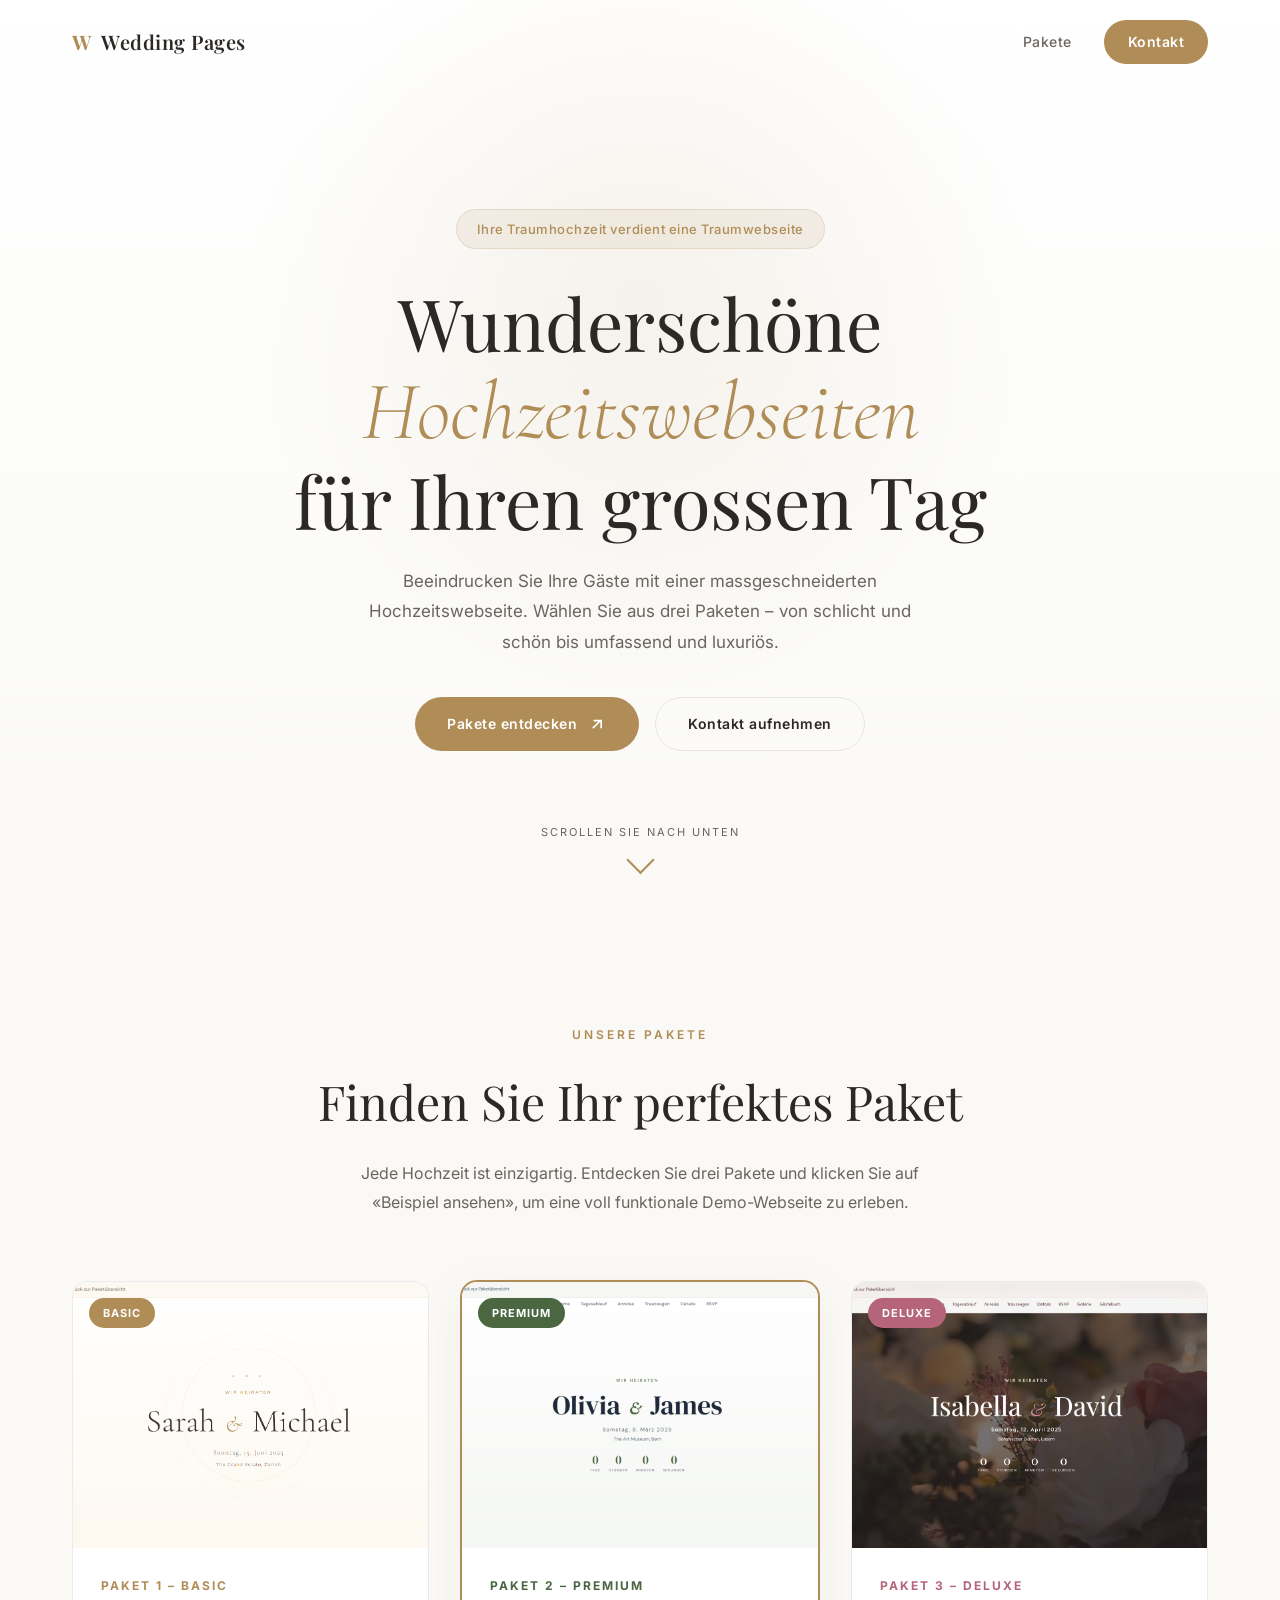
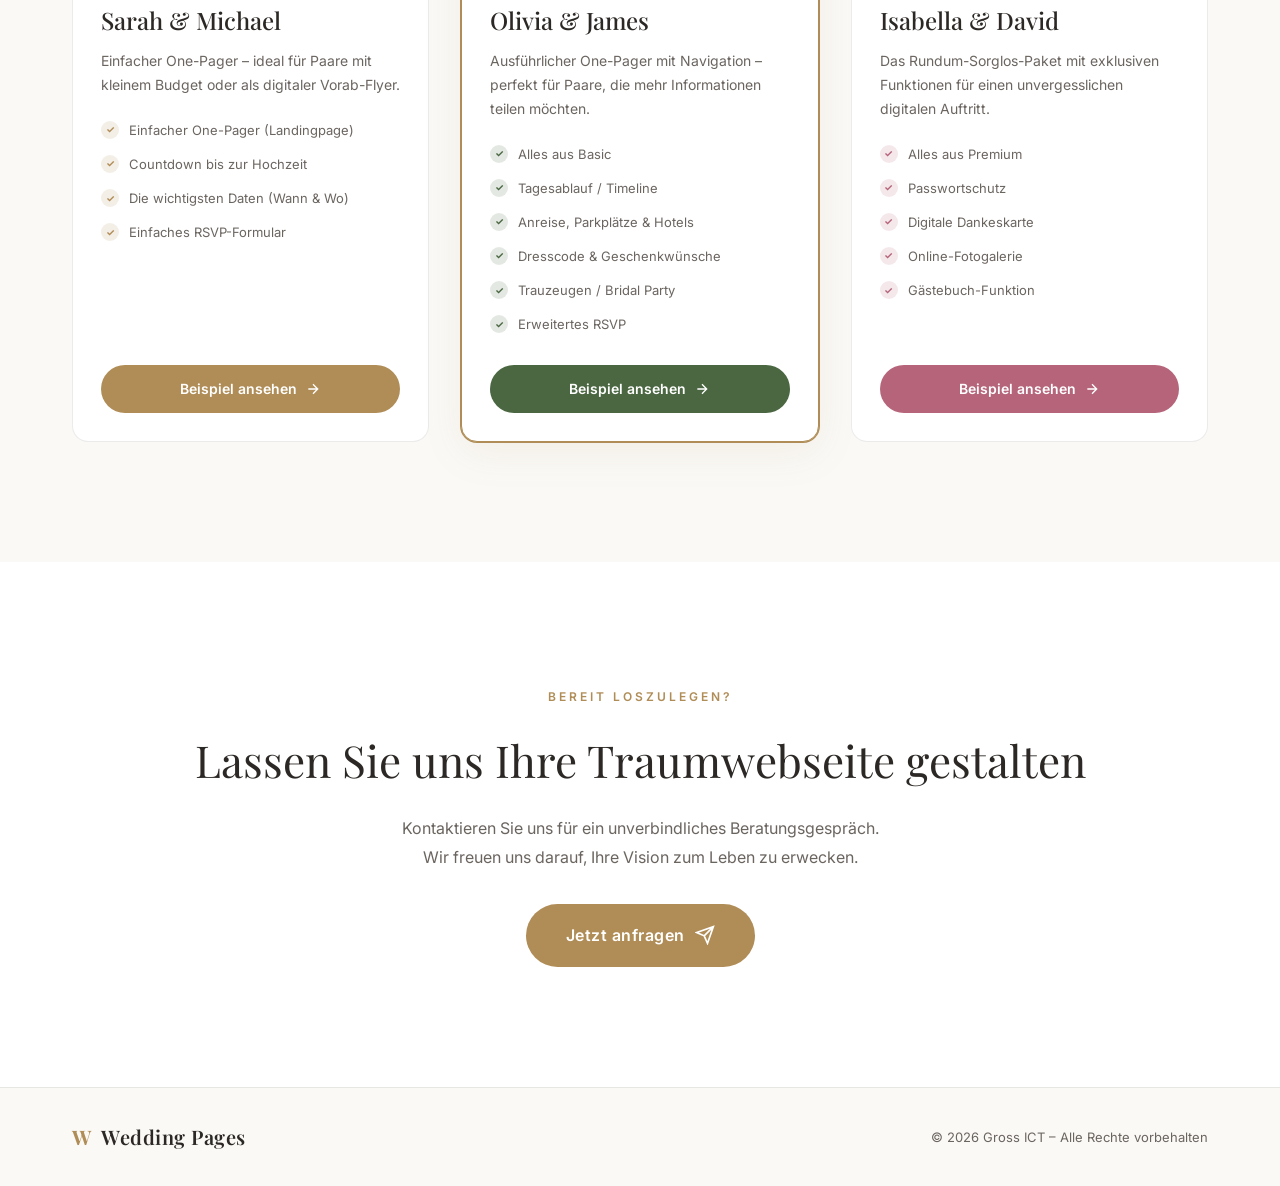
<file: index.html>
<!DOCTYPE html>
<html lang="de">
<head>
    <meta charset="UTF-8">
    <meta name="viewport" content="width=device-width, initial-scale=1.0">
    <title>Wedding Pages – Ihre persönliche Hochzeitswebseite</title>
    <meta name="description" content="Entdecken Sie unsere Hochzeitswebseiten-Pakete. Basic, Premium oder Deluxe – finden Sie die perfekte Webseite für Ihren grossen Tag.">
    <link rel="icon" type="image/png" href="images/favicon-main.png">
    <link rel="preconnect" href="https://fonts.googleapis.com">
    <link rel="preconnect" href="https://fonts.gstatic.com" crossorigin>
    <link href="https://fonts.googleapis.com/css2?family=Cormorant+Garamond:ital,wght@0,300;0,400;0,500;0,600;0,700;1,300;1,400;1,500&family=Inter:wght@300;400;500;600&family=Playfair+Display:ital,wght@0,400;0,500;0,600;0,700;1,400;1,500&display=swap" rel="stylesheet">
    <link rel="stylesheet" href="styles.css">
</head>
<body>
    <!-- Navigation -->
    <nav class="main-nav" id="mainNav">
        <div class="nav-container">
            <a href="#" class="nav-logo">
                <span class="logo-icon">W</span>
                <span class="logo-text">Wedding Pages</span>
            </a>
            <button class="mobile-menu-toggle" aria-label="Menu öffnen">
                <span></span><span></span><span></span>
            </button>
            <div class="nav-links">
                <a href="#packages" class="nav-link">Pakete</a>
                <a href="#contact" class="nav-link nav-cta">Kontakt</a>
            </div>
        </div>
    </nav>

    <!-- Hero Section -->
    <header class="hero" id="hero">
        <div class="hero-content">
            <div class="hero-badge">Ihre Traumhochzeit verdient eine Traumwebseite</div>
            <h1 class="hero-title">
                <span class="title-line">Wunderschöne</span>
                <span class="title-line accent">Hochzeitswebseiten</span>
                <span class="title-line">für Ihren grossen Tag</span>
            </h1>
            <p class="hero-subtitle">
                Beeindrucken Sie Ihre Gäste mit einer massgeschneiderten Hochzeitswebseite.
                Wählen Sie aus drei Paketen – von schlicht und schön bis umfassend und luxuriös.
            </p>
            <div class="hero-actions">
                <a href="#packages" class="btn btn-primary" id="btnExplore">
                    <span>Pakete entdecken</span>
                    <svg width="20" height="20" viewBox="0 0 24 24" fill="none" stroke="currentColor" stroke-width="2"><path d="M7 17l9.2-9.2M17 17V8H8"/></svg>
                </a>
                <a href="#contact" class="btn btn-secondary" id="btnContact">Kontakt aufnehmen</a>
            </div>
        </div>
        <div class="hero-scroll-indicator">
            <span>Scrollen Sie nach unten</span>
            <div class="scroll-arrow"></div>
        </div>
    </header>

    <!-- Packages Section -->
    <section class="packages-section" id="packages">
        <div class="section-container">
            <div class="section-header">
                <span class="section-tag">Unsere Pakete</span>
                <h2 class="section-title">Finden Sie Ihr perfektes Paket</h2>
                <p class="section-desc">Jede Hochzeit ist einzigartig. Entdecken Sie drei Pakete und klicken Sie auf «Beispiel ansehen», um eine voll funktionale Demo-Webseite zu erleben.</p>
            </div>

            <div class="packages-grid">
                <!-- Basic -->
                <article class="package-card" id="cardBasic">
                    <div class="card-image-wrapper">
                        <img src="images/wedding_classic.png" alt="Basic Hochzeitswebseite – Sarah und Michael" class="card-image" loading="lazy">
                        <div class="card-overlay">
                            <a href="example-basic.html" class="card-view-btn" id="btnViewBasic">
                                <svg width="20" height="20" viewBox="0 0 24 24" fill="none" stroke="currentColor" stroke-width="2"><path d="M1 12s4-8 11-8 11 8 11 8-4 8-11 8-11-8-11-8z"/><circle cx="12" cy="12" r="3"/></svg>
                                <span>Beispiel ansehen</span>
                            </a>
                        </div>
                        <div class="card-badge badge-basic">Basic</div>
                    </div>
                    <div class="card-content">
                        <div class="card-package-name basic">Paket 1 – Basic</div>
                        <h3 class="card-title">Sarah & Michael</h3>
                        <p class="card-description">Einfacher One-Pager – ideal für Paare mit kleinem Budget oder als digitaler Vorab-Flyer.</p>
                        <ul class="card-features-list">
                            <li><span class="check-icon basic">&#10003;</span> Einfacher One-Pager (Landingpage)</li>
                            <li><span class="check-icon basic">&#10003;</span> Countdown bis zur Hochzeit</li>
                            <li><span class="check-icon basic">&#10003;</span> Die wichtigsten Daten (Wann & Wo)</li>
                            <li><span class="check-icon basic">&#10003;</span> Einfaches RSVP-Formular</li>
                        </ul>
                        <a href="example-basic.html" class="card-link basic" id="linkBasic">
                            Beispiel ansehen
                            <svg width="16" height="16" viewBox="0 0 24 24" fill="none" stroke="currentColor" stroke-width="2"><path d="M5 12h14M12 5l7 7-7 7"/></svg>
                        </a>
                    </div>
                </article>

                <!-- Premium -->
                <article class="package-card featured" id="cardPremium">
                    <div class="card-image-wrapper">
                        <img src="images/wedding_modern.png" alt="Premium Hochzeitswebseite – Olivia und James" class="card-image" loading="lazy">
                        <div class="card-overlay">
                            <a href="example-premium.html" class="card-view-btn" id="btnViewPremium">
                                <svg width="20" height="20" viewBox="0 0 24 24" fill="none" stroke="currentColor" stroke-width="2"><path d="M1 12s4-8 11-8 11 8 11 8-4 8-11 8-11-8-11-8z"/><circle cx="12" cy="12" r="3"/></svg>
                                <span>Beispiel ansehen</span>
                            </a>
                        </div>
                        <div class="card-badge badge-premium">Premium</div>
                    </div>
                    <div class="card-content">
                        <div class="card-package-name premium">Paket 2 – Premium</div>
                        <h3 class="card-title">Olivia & James</h3>
                        <p class="card-description">Ausführlicher One-Pager mit Navigation – perfekt für Paare, die mehr Informationen teilen möchten.</p>
                        <ul class="card-features-list">
                            <li><span class="check-icon premium">&#10003;</span> Alles aus Basic</li>
                            <li><span class="check-icon premium">&#10003;</span> Tagesablauf / Timeline</li>
                            <li><span class="check-icon premium">&#10003;</span> Anreise, Parkplätze & Hotels</li>
                            <li><span class="check-icon premium">&#10003;</span> Dresscode & Geschenkwünsche</li>
                            <li><span class="check-icon premium">&#10003;</span> Trauzeugen / Bridal Party</li>
                            <li><span class="check-icon premium">&#10003;</span> Erweitertes RSVP</li>
                        </ul>
                        <a href="example-premium.html" class="card-link premium" id="linkPremium">
                            Beispiel ansehen
                            <svg width="16" height="16" viewBox="0 0 24 24" fill="none" stroke="currentColor" stroke-width="2"><path d="M5 12h14M12 5l7 7-7 7"/></svg>
                        </a>
                    </div>
                </article>

                <!-- Deluxe -->
                <article class="package-card" id="cardDeluxe">
                    <div class="card-image-wrapper">
                        <img src="images/wedding_floral.png" alt="Deluxe Hochzeitswebseite – Isabella und David" class="card-image" loading="lazy">
                        <div class="card-overlay">
                            <a href="example-deluxe.html" class="card-view-btn" id="btnViewDeluxe">
                                <svg width="20" height="20" viewBox="0 0 24 24" fill="none" stroke="currentColor" stroke-width="2"><path d="M1 12s4-8 11-8 11 8 11 8-4 8-11 8-11-8-11-8z"/><circle cx="12" cy="12" r="3"/></svg>
                                <span>Beispiel ansehen</span>
                            </a>
                        </div>
                        <div class="card-badge badge-deluxe">Deluxe</div>
                    </div>
                    <div class="card-content">
                        <div class="card-package-name deluxe">Paket 3 – Deluxe</div>
                        <h3 class="card-title">Isabella & David</h3>
                        <p class="card-description">Das Rundum-Sorglos-Paket mit exklusiven Funktionen für einen unvergesslichen digitalen Auftritt.</p>
                        <ul class="card-features-list">
                            <li><span class="check-icon deluxe">&#10003;</span> Alles aus Premium</li>
                            <li><span class="check-icon deluxe">&#10003;</span> Passwortschutz</li>
                            <li><span class="check-icon deluxe">&#10003;</span> Digitale Dankeskarte</li>
                            <li><span class="check-icon deluxe">&#10003;</span> Online-Fotogalerie</li>
                            <li><span class="check-icon deluxe">&#10003;</span> Gästebuch-Funktion</li>
                        </ul>
                        <a href="example-deluxe.html" class="card-link deluxe" id="linkDeluxe">
                            Beispiel ansehen
                            <svg width="16" height="16" viewBox="0 0 24 24" fill="none" stroke="currentColor" stroke-width="2"><path d="M5 12h14M12 5l7 7-7 7"/></svg>
                        </a>
                    </div>
                </article>
            </div>
        </div>
    </section>

    <!-- CTA Section -->
    <section class="cta-section" id="contact">
        <div class="section-container">
            <div class="cta-content">
                <span class="section-tag">Bereit loszulegen?</span>
                <h2 class="cta-title">Lassen Sie uns Ihre Traumwebseite gestalten</h2>
                <p class="cta-desc">Kontaktieren Sie uns für ein unverbindliches Beratungsgespräch. Wir freuen uns darauf, Ihre Vision zum Leben zu erwecken.</p>
                <a href="mailto:info@grossict.ch" class="btn btn-primary btn-large" id="btnCTA">
                    <span>Jetzt anfragen</span>
                    <svg width="20" height="20" viewBox="0 0 24 24" fill="none" stroke="currentColor" stroke-width="2"><path d="M22 2L11 13M22 2l-7 20-4-9-9-4 20-7z"/></svg>
                </a>
            </div>
        </div>
    </section>

    <!-- Footer -->
    <footer class="main-footer">
        <div class="footer-container">
            <div class="footer-brand">
                <span class="logo-icon">W</span>
                <span class="logo-text">Wedding Pages</span>
            </div>
            <p class="footer-text">&copy; 2026 Gross ICT – Alle Rechte vorbehalten</p>
        </div>
    </footer>

    <script src="main.js"></script>
</body>
</html>
</file>
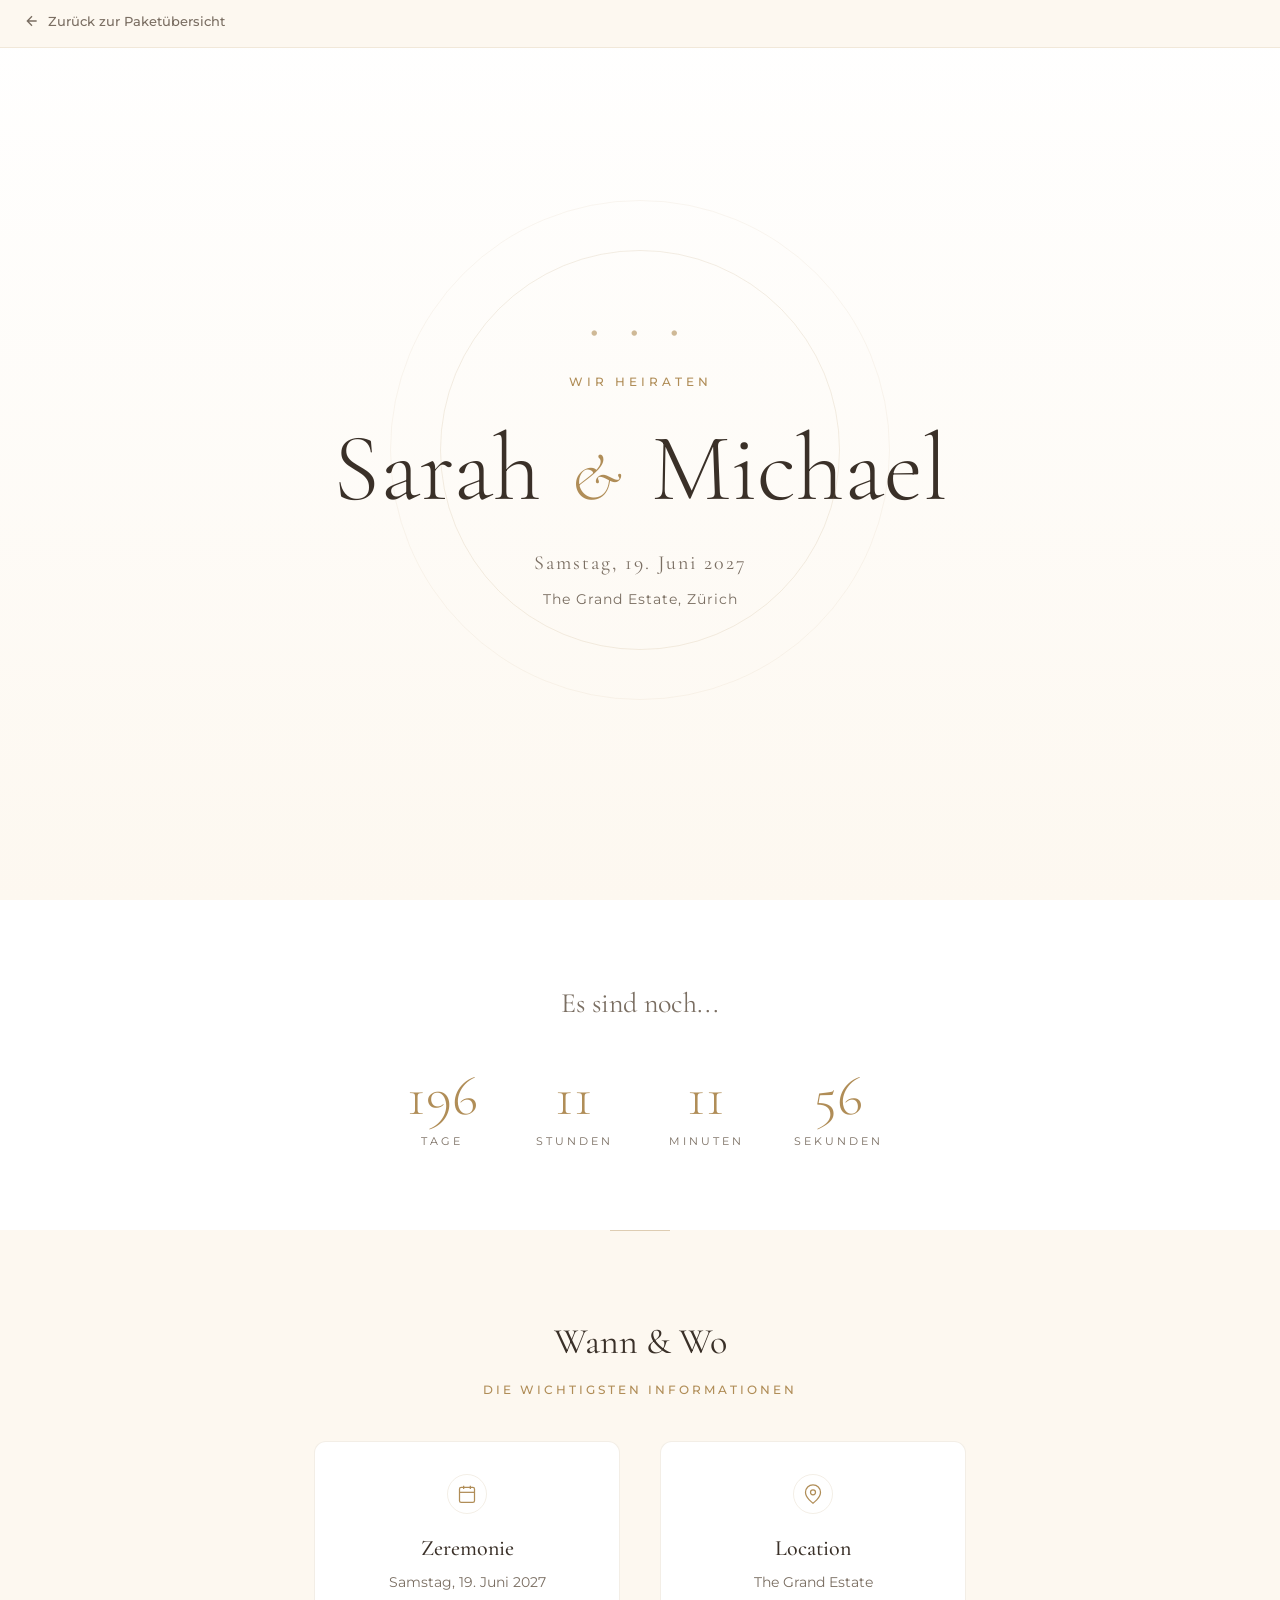
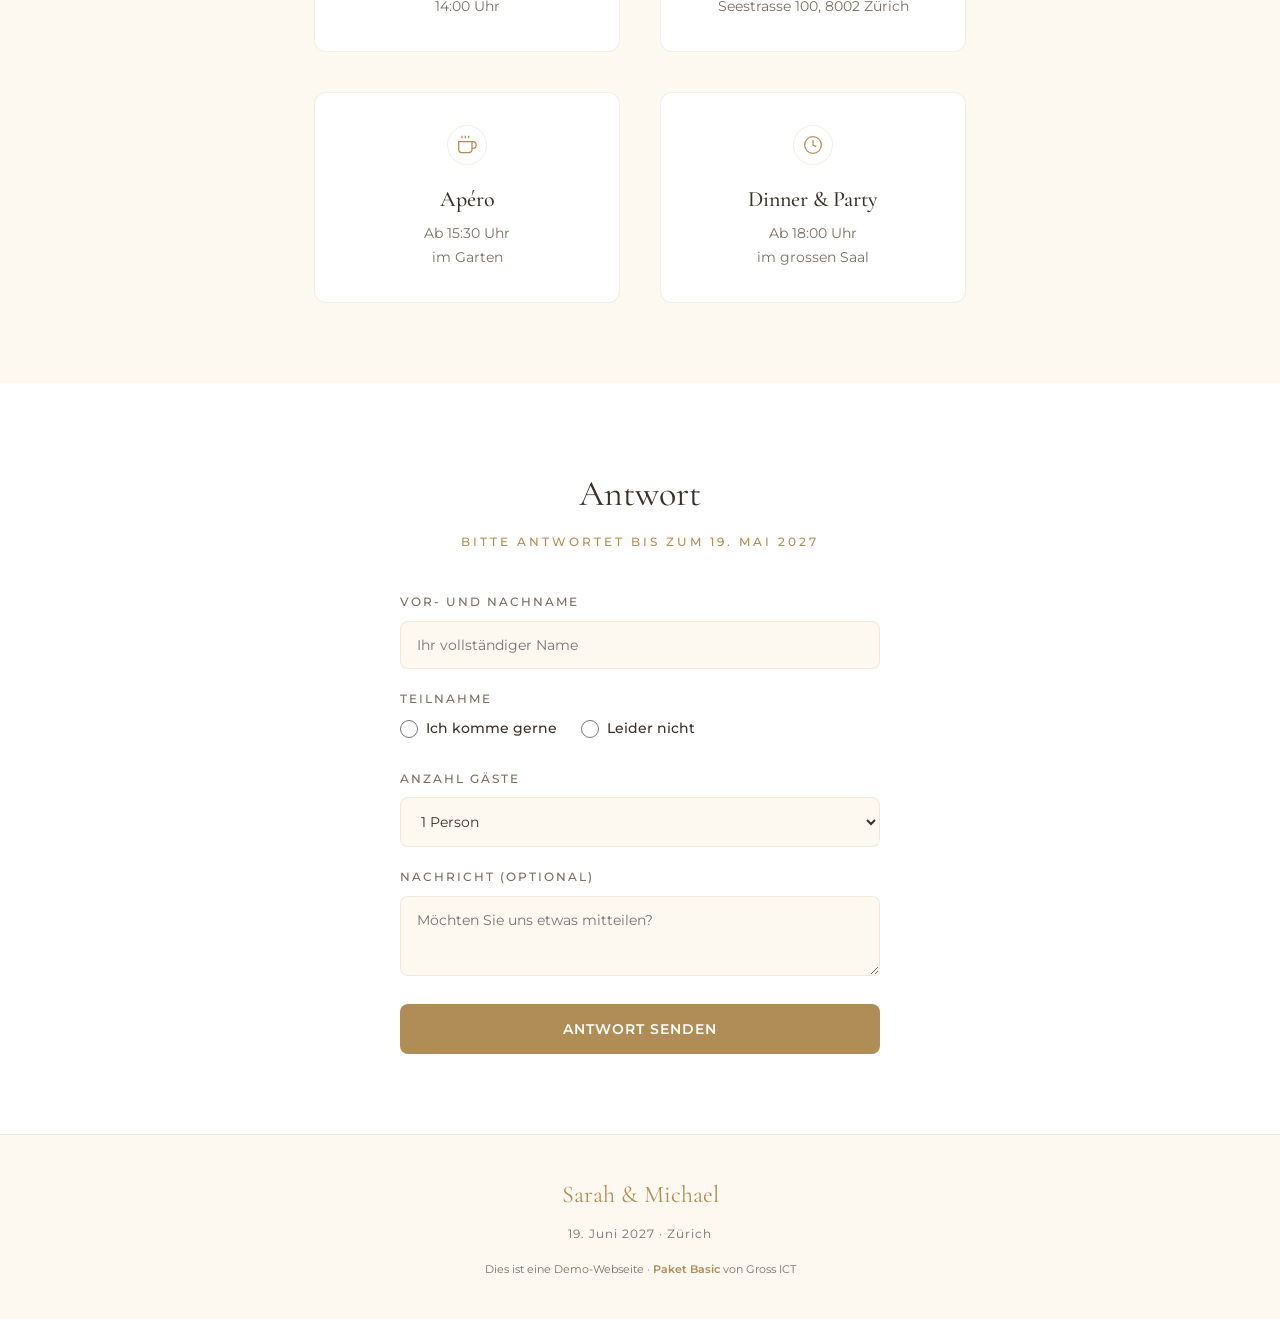
<file: example-basic.html>
<!DOCTYPE html>
<html lang="de">
<head>
    <meta charset="UTF-8">
    <meta name="viewport" content="width=device-width, initial-scale=1.0">
    <title>Sarah & Michael – Wir heiraten!</title>
    <meta name="description" content="Hochzeitswebseite von Sarah und Michael. 19. Juni 2027 – The Grand Estate, Zürich.">
    <link rel="icon" type="image/png" href="images/favicon-basic.png">
    <link rel="preconnect" href="https://fonts.googleapis.com">
    <link rel="preconnect" href="https://fonts.gstatic.com" crossorigin>
    <link href="https://fonts.googleapis.com/css2?family=Cormorant+Garamond:ital,wght@0,300;0,400;0,500;0,600;0,700;1,300;1,400&family=Montserrat:wght@300;400;500;600&display=swap" rel="stylesheet">
    <style>
        :root {
            --bg: #fdf8f0;
            --surface: #fff;
            --accent: #b08d57;
            --accent-light: #d4b97a;
            --text: #3a3028;
            --text-muted: #7a6e62;
            --border: rgba(176,141,87,0.15);
            --font-display: 'Cormorant Garamond', Georgia, serif;
            --font-body: 'Montserrat', sans-serif;
        }
        *, *::before, *::after { margin:0; padding:0; box-sizing:border-box; }
        html { scroll-behavior: smooth; }
        body { font-family: var(--font-body); background: var(--bg); color: var(--text); line-height: 1.7; overflow-x: hidden; }
        a { text-decoration: none; color: inherit; }

        /* Back Link */
        .back-bar {
            position: fixed; top: 0; left: 0; right: 0; z-index: 100;
            background: rgba(253,248,240,0.95); backdrop-filter: blur(12px);
            border-bottom: 1px solid var(--border); padding: 10px 24px;
        }
        .back-bar a {
            display: inline-flex; align-items: center; gap: 8px;
            font-size: 13px; font-weight: 500; color: var(--text-muted);
            transition: 0.3s;
        }
        .back-bar a:hover { color: var(--accent); }

        /* Hero */
        .hero {
            min-height: 100vh; display: flex; flex-direction: column;
            justify-content: center; align-items: center; text-align: center;
            padding: 80px 24px 60px;
            background: linear-gradient(180deg, #fff 0%, var(--bg) 100%);
            position: relative;
        }
        .hero::before {
            content: ''; position: absolute; top: 50%; left: 50%;
            transform: translate(-50%,-50%); width: 400px; height: 400px;
            border: 1px solid var(--border); border-radius: 50%;
            pointer-events: none;
        }
        .hero::after {
            content: ''; position: absolute; top: 50%; left: 50%;
            transform: translate(-50%,-50%); width: 500px; height: 500px;
            border: 1px solid rgba(176,141,87,0.08); border-radius: 50%;
            pointer-events: none;
        }
        .ornament {
            font-family: var(--font-display); font-size: 28px;
            color: var(--accent); margin-bottom: 16px; letter-spacing: 12px;
            opacity: 0.6;
        }
        .hero-tag {
            font-size: 12px; text-transform: uppercase; letter-spacing: 4px;
            color: var(--accent); margin-bottom: 24px; font-weight: 500;
        }
        .hero h1 {
            font-family: var(--font-display); font-size: clamp(48px, 10vw, 96px);
            font-weight: 300; line-height: 1.1; margin-bottom: 8px;
            color: var(--text);
        }
        .hero h1 .amp {
            font-style: italic; color: var(--accent);
            font-size: 0.7em; display: inline-block; margin: 0 8px;
        }
        .hero-date {
            font-family: var(--font-display); font-size: 20px;
            color: var(--text-muted); letter-spacing: 2px;
            margin-top: 16px; font-weight: 400;
        }
        .hero-venue {
            font-size: 14px; color: var(--text-muted); margin-top: 8px;
            letter-spacing: 1px;
        }

        /* Countdown */
        .countdown-section {
            padding: 80px 24px; text-align: center;
            background: var(--surface);
        }
        .countdown-section h2 {
            font-family: var(--font-display); font-size: 28px;
            font-weight: 400; margin-bottom: 40px; color: var(--text-muted);
        }
        .countdown {
            display: flex; justify-content: center; gap: 32px; flex-wrap: wrap;
        }
        .countdown-item {
            min-width: 100px;
        }
        .countdown-number {
            font-family: var(--font-display); font-size: 56px;
            font-weight: 300; color: var(--accent); line-height: 1;
        }
        .countdown-label {
            font-size: 11px; text-transform: uppercase; letter-spacing: 3px;
            color: var(--text-muted); margin-top: 8px;
        }
        .divider {
            width: 60px; height: 1px; background: var(--accent);
            margin: 0 auto; opacity: 0.4;
        }

        /* Info Section */
        .info-section {
            padding: 80px 24px; text-align: center;
            max-width: 700px; margin: 0 auto;
        }
        .info-section h2 {
            font-family: var(--font-display); font-size: 36px;
            font-weight: 400; margin-bottom: 8px;
        }
        .info-subtitle {
            font-size: 12px; text-transform: uppercase; letter-spacing: 3px;
            color: var(--accent); margin-bottom: 40px; font-weight: 500;
        }
        .info-grid {
            display: grid; grid-template-columns: 1fr 1fr; gap: 40px;
        }
        .info-card {
            padding: 32px; background: var(--surface);
            border: 1px solid var(--border); border-radius: 12px;
        }
        .info-card h3 {
            font-family: var(--font-display); font-size: 22px;
            font-weight: 500; margin-bottom: 4px;
        }
        .info-card .info-icon {
            width: 40px; height: 40px; margin: 0 auto 16px;
            border: 1px solid var(--border); border-radius: 50%;
            display: flex; align-items: center; justify-content: center;
        }
        .info-card .info-icon svg { stroke: var(--accent); }
        .info-card p {
            font-size: 14px; color: var(--text-muted); line-height: 1.7;
        }

        /* RSVP */
        .rsvp-section {
            padding: 80px 24px; text-align: center;
            background: var(--surface);
        }
        .rsvp-section h2 {
            font-family: var(--font-display); font-size: 36px;
            font-weight: 400; margin-bottom: 8px;
        }
        .rsvp-subtitle {
            font-size: 12px; text-transform: uppercase; letter-spacing: 3px;
            color: var(--accent); margin-bottom: 40px; font-weight: 500;
        }
        .rsvp-form {
            max-width: 480px; margin: 0 auto; text-align: left;
        }
        .form-group { margin-bottom: 20px; }
        .form-group label {
            display: block; font-size: 12px; text-transform: uppercase;
            letter-spacing: 2px; color: var(--text-muted); margin-bottom: 8px;
            font-weight: 500;
        }
        .form-group input, .form-group select, .form-group textarea {
            width: 100%; padding: 14px 16px; border: 1px solid var(--border);
            border-radius: 8px; font-family: var(--font-body);
            font-size: 14px; background: var(--bg); color: var(--text);
            transition: 0.3s; outline: none;
        }
        .form-group input:focus, .form-group select:focus, .form-group textarea:focus {
            border-color: var(--accent);
            box-shadow: 0 0 0 3px rgba(176,141,87,0.1);
        }
        .form-group textarea { resize: vertical; min-height: 80px; }
        .radio-group { display: flex; gap: 24px; margin-top: 4px; }
        .radio-group label {
            display: flex; align-items: center; gap: 8px;
            font-size: 14px; text-transform: none; letter-spacing: 0;
            cursor: pointer; color: var(--text);
        }
        .radio-group input[type="radio"] {
            width: 18px; height: 18px; accent-color: var(--accent);
        }
        .submit-btn {
            width: 100%; padding: 16px; border: none; border-radius: 8px;
            background: var(--accent); color: #fff; font-family: var(--font-body);
            font-size: 14px; font-weight: 600; letter-spacing: 1px;
            text-transform: uppercase; cursor: pointer; transition: 0.3s;
        }
        .submit-btn:hover {
            background: var(--accent-light);
            box-shadow: 0 4px 20px rgba(176,141,87,0.3);
        }

        /* Footer */
        .site-footer {
            padding: 40px 24px; text-align: center;
            border-top: 1px solid var(--border);
        }
        .footer-names {
            font-family: var(--font-display); font-size: 24px;
            font-weight: 400; color: var(--accent); margin-bottom: 8px;
        }
        .site-footer p {
            font-size: 12px; color: var(--text-muted); letter-spacing: 1px;
        }
        .demo-banner {
            font-size: 11px; color: var(--text-muted); margin-top: 16px;
        }
        .demo-banner a { color: var(--accent); font-weight: 600; }

        @media (max-width: 600px) {
            .info-grid { grid-template-columns: 1fr; gap: 20px; }
            .countdown { gap: 20px; justify-content: center; }
            .countdown-item { min-width: 70px; }
            .countdown-number { font-size: 40px; }
            .radio-group { flex-direction: column; gap: 12px; }
            .hero::before, .hero::after { display: none; }
        }
    </style>
</head>
<body>

    <div class="back-bar">
        <a href="index.html">
            <svg width="16" height="16" viewBox="0 0 24 24" fill="none" stroke="currentColor" stroke-width="2"><path d="M19 12H5M12 19l-7-7 7-7"/></svg>
            Zurück zur Paketübersicht
        </a>
    </div>

    <!-- Hero -->
    <section class="hero" id="home">
        <div class="ornament">&#8226; &#8226; &#8226;</div>
        <div class="hero-tag">Wir heiraten</div>
        <h1>Sarah <span class="amp">&</span> Michael</h1>
        <div class="hero-date">Samstag, 19. Juni 2027</div>
        <div class="hero-venue">The Grand Estate, Zürich</div>
    </section>

    <!-- Countdown -->
    <section class="countdown-section" id="countdown">
        <h2>Es sind noch...</h2>
        <div class="countdown" id="countdownTimer">
            <div class="countdown-item">
                <div class="countdown-number" id="cdDays">--</div>
                <div class="countdown-label">Tage</div>
            </div>
            <div class="countdown-item">
                <div class="countdown-number" id="cdHours">--</div>
                <div class="countdown-label">Stunden</div>
            </div>
            <div class="countdown-item">
                <div class="countdown-number" id="cdMinutes">--</div>
                <div class="countdown-label">Minuten</div>
            </div>
            <div class="countdown-item">
                <div class="countdown-number" id="cdSeconds">--</div>
                <div class="countdown-label">Sekunden</div>
            </div>
        </div>
    </section>

    <div class="divider"></div>

    <!-- Wann & Wo -->
    <section class="info-section" id="info">
        <h2>Wann & Wo</h2>
        <div class="info-subtitle">Die wichtigsten Informationen</div>
        <div class="info-grid">
            <div class="info-card">
                <div class="info-icon">
                    <svg width="20" height="20" viewBox="0 0 24 24" fill="none" stroke="currentColor" stroke-width="1.5"><rect x="3" y="4" width="18" height="18" rx="2"/><line x1="16" y1="2" x2="16" y2="6"/><line x1="8" y1="2" x2="8" y2="6"/><line x1="3" y1="10" x2="21" y2="10"/></svg>
                </div>
                <h3>Zeremonie</h3>
                <p>Samstag, 19. Juni 2027<br>14:00 Uhr</p>
            </div>
            <div class="info-card">
                <div class="info-icon">
                    <svg width="20" height="20" viewBox="0 0 24 24" fill="none" stroke="currentColor" stroke-width="1.5"><path d="M21 10c0 7-9 13-9 13s-9-6-9-13a9 9 0 0118 0z"/><circle cx="12" cy="10" r="3"/></svg>
                </div>
                <h3>Location</h3>
                <p>The Grand Estate<br>Seestrasse 100, 8002 Zürich</p>
            </div>
            <div class="info-card">
                <div class="info-icon">
                    <svg width="20" height="20" viewBox="0 0 24 24" fill="none" stroke="currentColor" stroke-width="1.5"><path d="M18 8h1a4 4 0 010 8h-1M2 8h16v9a4 4 0 01-4 4H6a4 4 0 01-4-4V8zM6 1v3M10 1v3M14 1v3"/></svg>
                </div>
                <h3>Apéro</h3>
                <p>Ab 15:30 Uhr<br>im Garten</p>
            </div>
            <div class="info-card">
                <div class="info-icon">
                    <svg width="20" height="20" viewBox="0 0 24 24" fill="none" stroke="currentColor" stroke-width="1.5"><circle cx="12" cy="12" r="10"/><polyline points="12 6 12 12 16 14"/></svg>
                </div>
                <h3>Dinner & Party</h3>
                <p>Ab 18:00 Uhr<br>im grossen Saal</p>
            </div>
        </div>
    </section>

    <!-- RSVP -->
    <section class="rsvp-section" id="rsvp">
        <h2>Antwort</h2>
        <div class="rsvp-subtitle">Bitte antwortet bis zum 19. Mai 2027</div>
        <form class="rsvp-form" id="rsvpForm" onsubmit="event.preventDefault(); alert('Vielen Dank für Ihre Antwort! (Demo)');">
            <div class="form-group">
                <label for="rsvpName">Vor- und Nachname</label>
                <input type="text" id="rsvpName" placeholder="Ihr vollständiger Name" required>
            </div>
            <div class="form-group">
                <label>Teilnahme</label>
                <div class="radio-group">
                    <label><input type="radio" name="attendance" value="yes" required> Ich komme gerne</label>
                    <label><input type="radio" name="attendance" value="no"> Leider nicht</label>
                </div>
            </div>
            <div class="form-group">
                <label for="rsvpGuests">Anzahl Gäste</label>
                <select id="rsvpGuests">
                    <option value="1">1 Person</option>
                    <option value="2">2 Personen</option>
                    <option value="3">3 Personen</option>
                    <option value="4">4 Personen</option>
                </select>
            </div>
            <div class="form-group">
                <label for="rsvpMessage">Nachricht (optional)</label>
                <textarea id="rsvpMessage" placeholder="Möchten Sie uns etwas mitteilen?"></textarea>
            </div>
            <button type="submit" class="submit-btn">Antwort senden</button>
        </form>
    </section>

    <!-- Footer -->
    <footer class="site-footer">
        <div class="footer-names">Sarah & Michael</div>
        <p>19. Juni 2027 &middot; Zürich</p>
        <div class="demo-banner">
            Dies ist eine Demo-Webseite &middot; <a href="index.html">Paket Basic</a> von Gross ICT
        </div>
    </footer>

    <script>
        // Countdown
        function updateCountdown() {
            const wedding = new Date('2027-06-19T14:00:00');
            const now = new Date();
            const diff = wedding - now;
            if (diff <= 0) {
                document.getElementById('cdDays').textContent = '0';
                document.getElementById('cdHours').textContent = '0';
                document.getElementById('cdMinutes').textContent = '0';
                document.getElementById('cdSeconds').textContent = '0';
                return;
            }
            document.getElementById('cdDays').textContent = Math.floor(diff / 86400000);
            document.getElementById('cdHours').textContent = Math.floor((diff % 86400000) / 3600000);
            document.getElementById('cdMinutes').textContent = Math.floor((diff % 3600000) / 60000);
            document.getElementById('cdSeconds').textContent = Math.floor((diff % 60000) / 1000);
        }
        updateCountdown();
        setInterval(updateCountdown, 1000);
    </script>
</body>
</html>
</file>
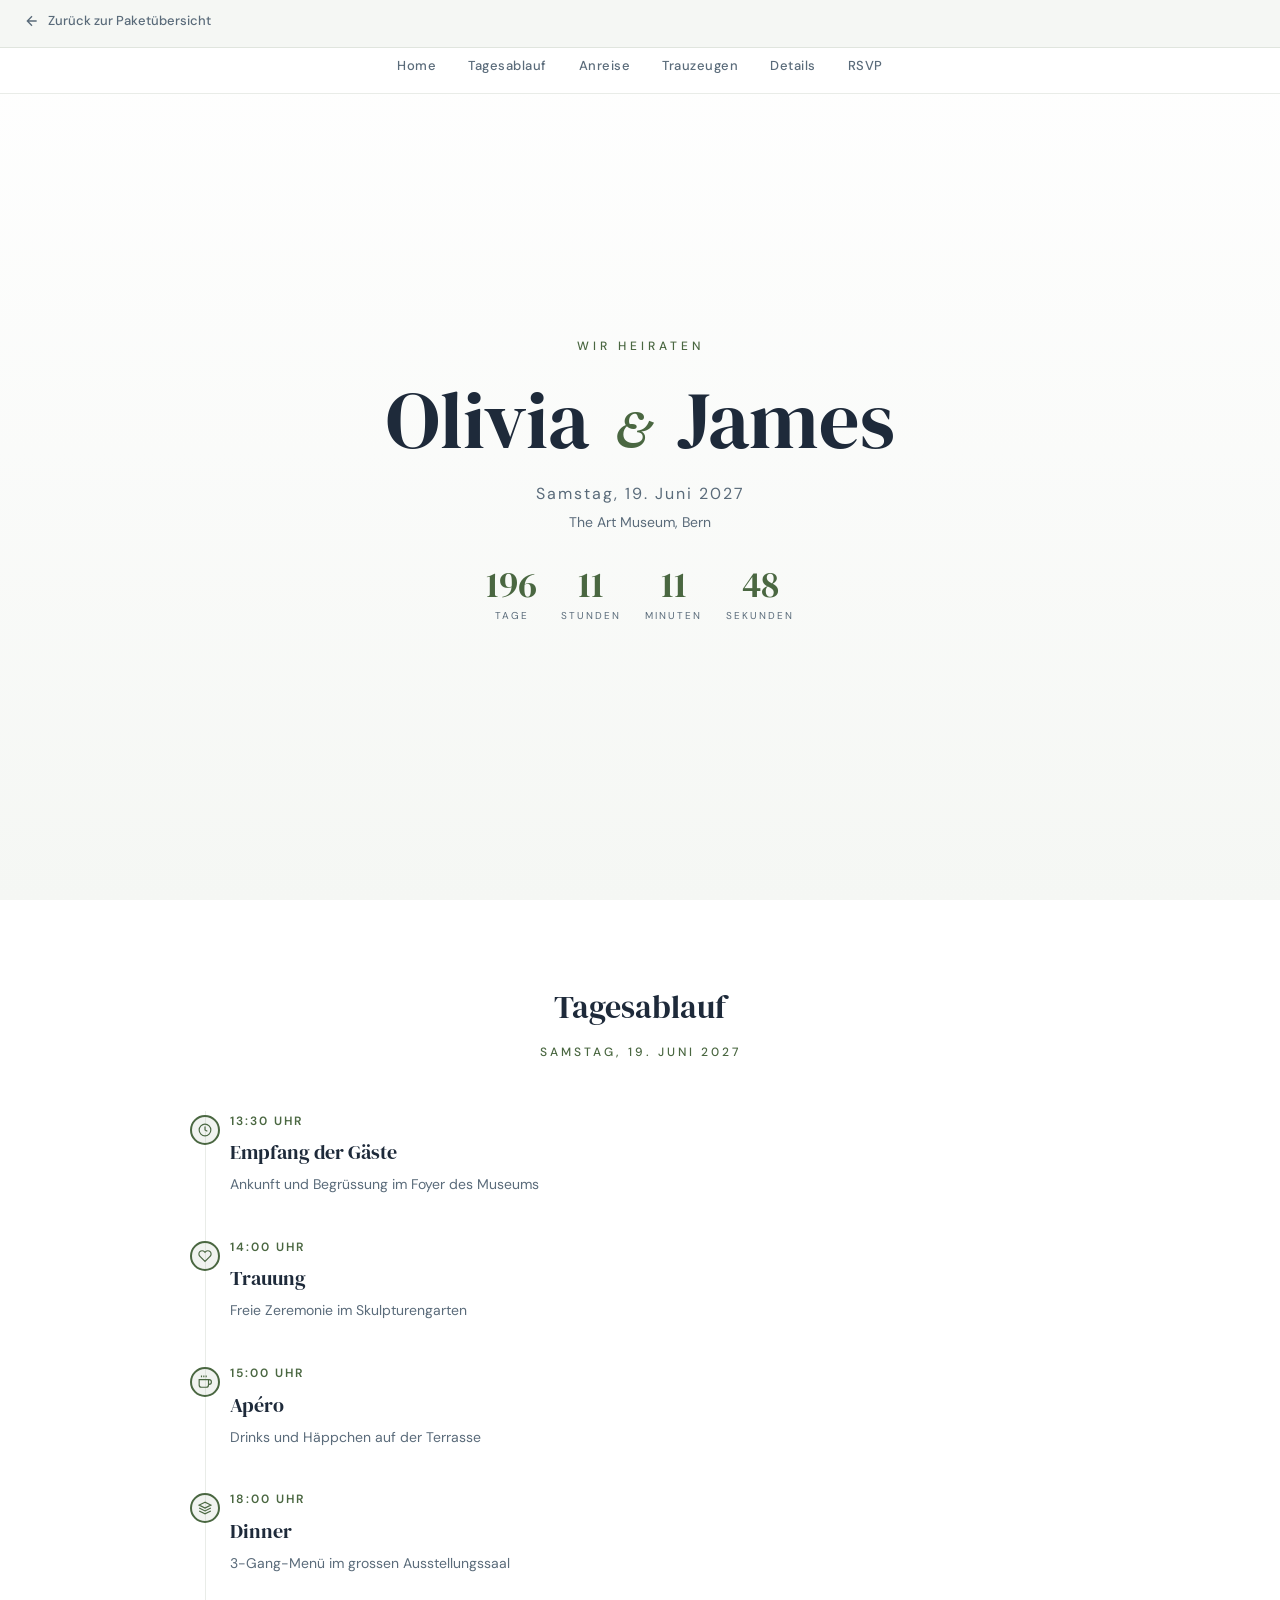
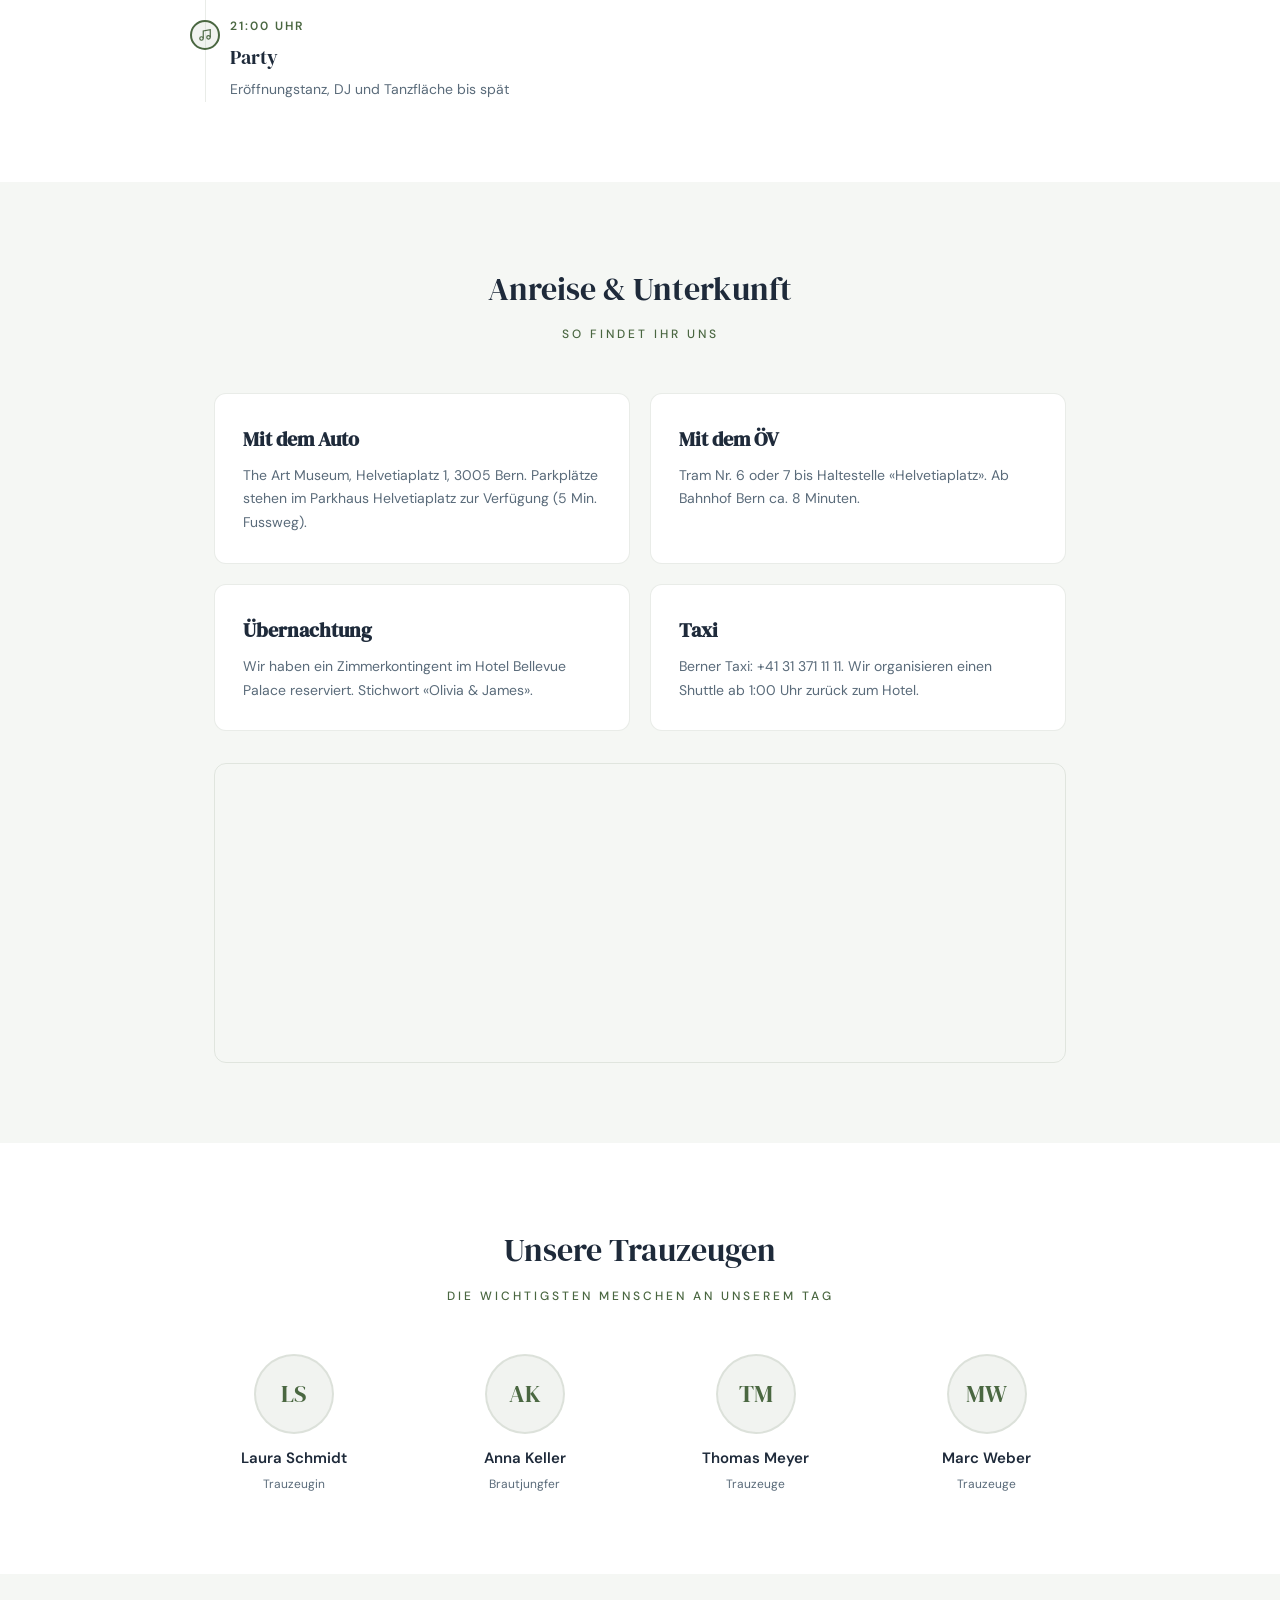
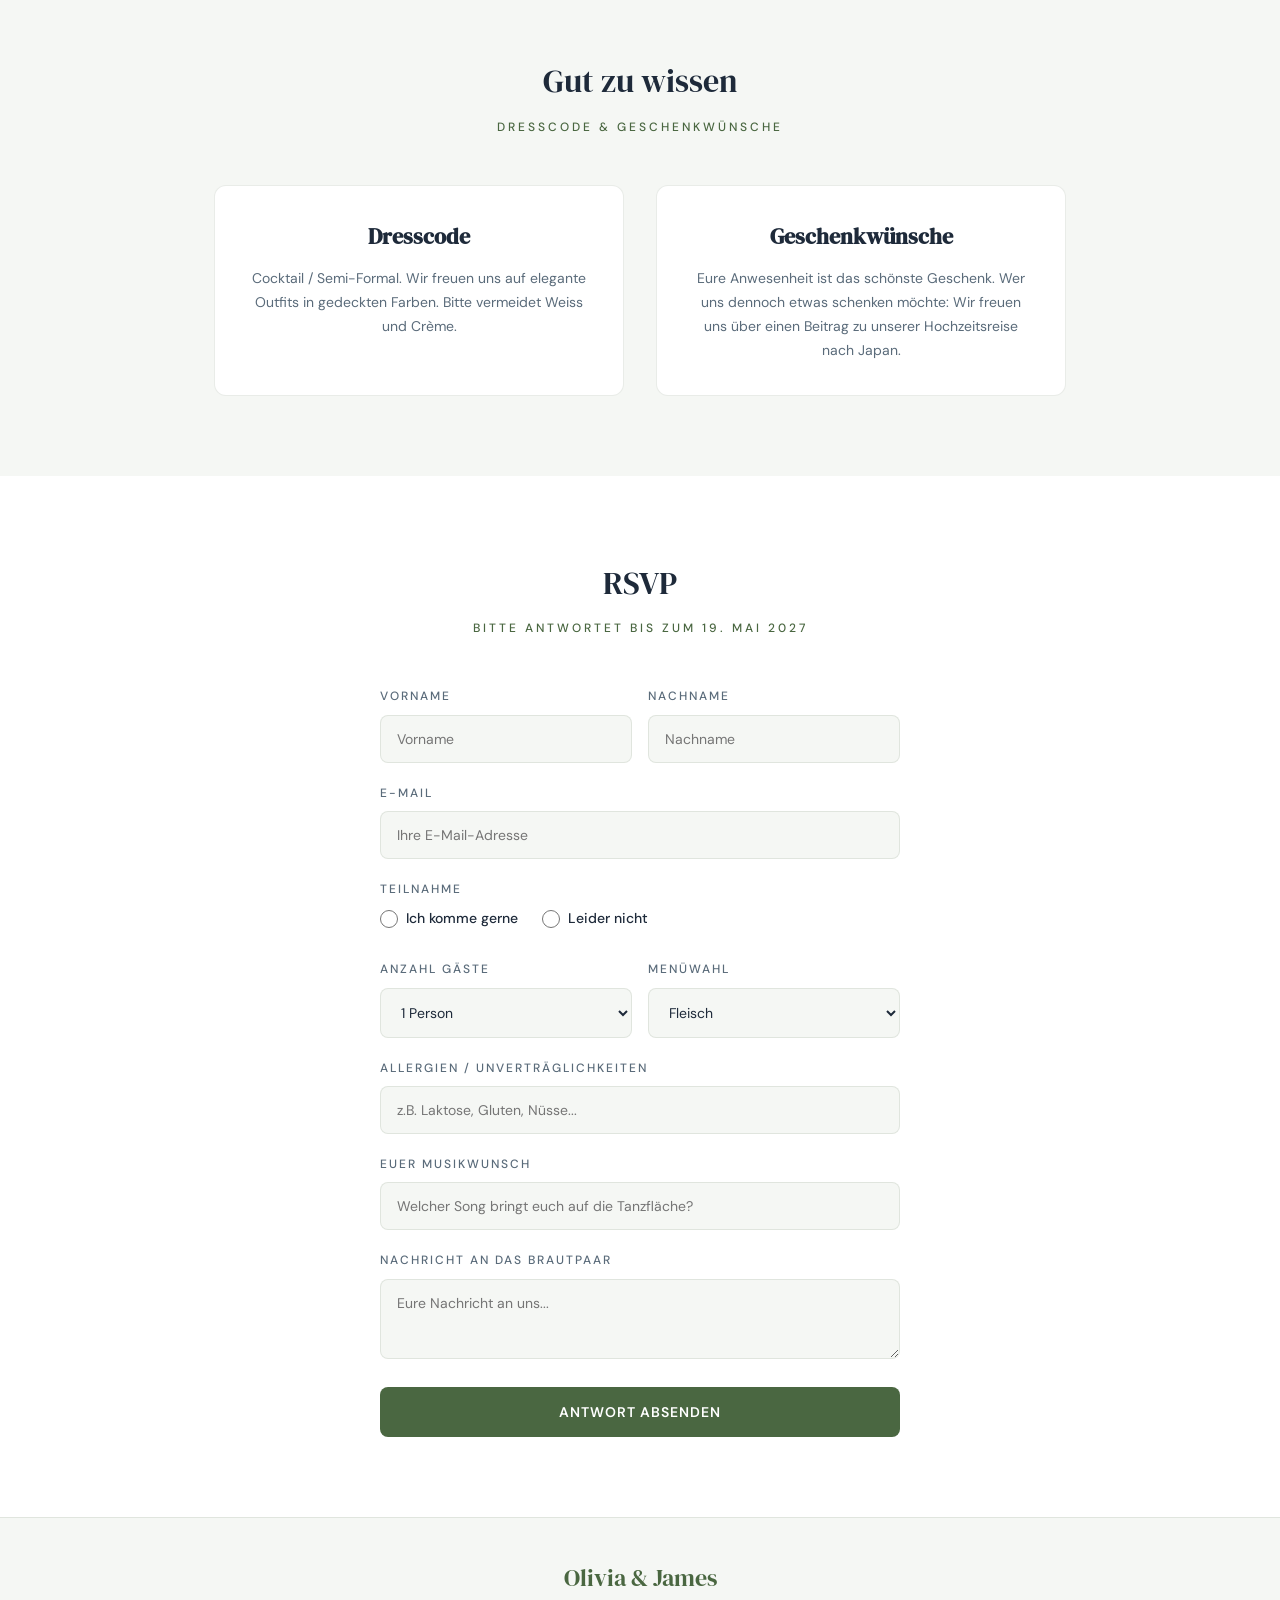
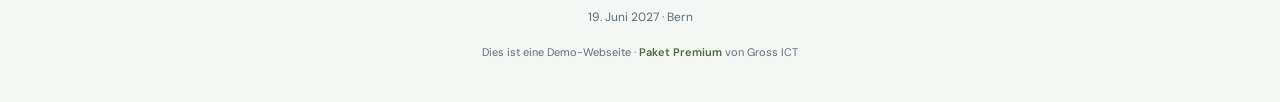
<file: example-premium.html>
<!DOCTYPE html>
<html lang="de">
<head>
    <meta charset="UTF-8">
    <meta name="viewport" content="width=device-width, initial-scale=1.0">
    <title>Olivia & James – Wir heiraten!</title>
    <meta name="description" content="Hochzeitswebseite von Olivia und James. 19. Juni 2027 – The Art Museum, Bern.">
    <link rel="icon" type="image/png" href="images/favicon-premium.png">
    <link rel="preconnect" href="https://fonts.googleapis.com">
    <link rel="preconnect" href="https://fonts.gstatic.com" crossorigin>
    <link href="https://fonts.googleapis.com/css2?family=DM+Sans:ital,wght@0,300;0,400;0,500;0,600;0,700;1,400&family=DM+Serif+Display:ital@0;1&display=swap" rel="stylesheet">
    <style>
        :root {
            --bg: #f5f7f4;
            --surface: #fff;
            --accent: #4a6741;
            --accent-light: #6b8a5e;
            --accent-soft: rgba(74,103,65,0.08);
            --navy: #1e2a3a;
            --text: #1e2a3a;
            --text-muted: #5a6b7a;
            --border: rgba(74,103,65,0.12);
            --font-display: 'DM Serif Display', Georgia, serif;
            --font-body: 'DM Sans', sans-serif;
        }
        *,*::before,*::after { margin:0; padding:0; box-sizing:border-box; }
        html { scroll-behavior: smooth; }
        body { font-family: var(--font-body); background: var(--bg); color: var(--text); line-height: 1.7; overflow-x: hidden; }
        a { text-decoration: none; color: inherit; }

        /* Back Bar */
        .back-bar {
            position: fixed; top:0; left:0; right:0; z-index: 50;
            background: rgba(245,247,244,0.95); backdrop-filter: blur(12px);
            border-bottom: 1px solid var(--border); padding: 10px 24px;
        }
        .back-bar a {
            display: inline-flex; align-items: center; gap: 8px;
            font-size: 13px; font-weight: 500; color: var(--text-muted); transition: 0.3s;
        }
        .back-bar a:hover { color: var(--accent); }

        /* Nav */
        .site-nav {
            position: fixed; top: 41px; left:0; right:0; z-index: 40;
            background: rgba(255,255,255,0.95); backdrop-filter: blur(12px);
            border-bottom: 1px solid var(--border);
        }
        .nav-inner {
            max-width: 900px; margin: 0 auto; padding: 0 24px;
            display: flex; justify-content: center; gap: 32px;
        }
        .nav-inner a {
            font-size: 13px; font-weight: 500; color: var(--text-muted);
            padding: 14px 0; border-bottom: 2px solid transparent;
            transition: 0.3s; letter-spacing: 0.5px;
        }
        .nav-inner a:hover { color: var(--accent); border-bottom-color: var(--accent); }
        
        .mobile-menu-toggle {
            display: none; background: none; border: none; cursor: pointer;
            width: 24px; height: 18px; position: absolute; right: 24px; top: 12px; z-index: 50;
        }
        .mobile-menu-toggle span {
            display: block; width: 100%; height: 2px; background: var(--text);
            position: absolute; left: 0; transition: 0.3s;
        }
        .mobile-menu-toggle span:nth-child(1) { top: 0; }
        .mobile-menu-toggle span:nth-child(2) { top: 50%; transform: translateY(-50%); }
        .mobile-menu-toggle span:nth-child(3) { bottom: 0; }
        .mobile-menu-toggle.active span:nth-child(1) { top: 50%; transform: translateY(-50%) rotate(45deg); }
        .mobile-menu-toggle.active span:nth-child(2) { opacity: 0; }
        .mobile-menu-toggle.active span:nth-child(3) { bottom: 50%; transform: translateY(50%) rotate(-45deg); }

        /* Hero */
        .hero {
            min-height: 100vh; display: flex; align-items: center;
            justify-content: center; text-align: center;
            padding: 120px 24px 60px;
            background: linear-gradient(180deg, #fff 0%, var(--bg) 100%);
        }
        .hero-inner { max-width: 700px; }
        .hero-tag {
            font-size: 12px; text-transform: uppercase; letter-spacing: 4px;
            color: var(--accent); margin-bottom: 20px; font-weight: 500;
        }
        .hero h1 {
            font-family: var(--font-display); font-size: clamp(44px,8vw,80px);
            font-weight: 400; line-height: 1.1; margin-bottom: 16px;
        }
        .hero h1 .amp {
            font-style: italic; color: var(--accent); font-size: 0.65em;
            display: inline-block; margin: 0 8px;
        }
        .hero-date {
            font-size: 16px; color: var(--text-muted); letter-spacing: 2px;
        }
        .hero-venue {
            font-size: 14px; color: var(--text-muted); margin-top: 4px;
        }
        /* Countdown inline */
        .hero-countdown {
            display: flex; justify-content: center; gap: 24px;
            margin-top: 32px;
        }
        .cd-item { text-align: center; }
        .cd-num {
            font-family: var(--font-display); font-size: 36px;
            color: var(--accent); line-height: 1;
        }
        .cd-lbl {
            font-size: 10px; text-transform: uppercase; letter-spacing: 2px;
            color: var(--text-muted); margin-top: 4px;
        }

        /* Section */
        .section {
            padding: 80px 24px; max-width: 900px; margin: 0 auto;
        }
        .section.alt { background: var(--surface); max-width: 100%; }
        .section.alt .section-inner { max-width: 900px; margin: 0 auto; }
        .section-title {
            font-family: var(--font-display); font-size: 32px;
            font-weight: 400; text-align: center; margin-bottom: 8px;
        }
        .section-sub {
            font-size: 12px; text-transform: uppercase; letter-spacing: 3px;
            color: var(--accent); text-align: center; margin-bottom: 48px;
            font-weight: 500;
        }

        /* Timeline */
        .timeline { position: relative; padding-left: 40px; }
        .timeline::before {
            content: ''; position: absolute; left: 15px; top: 0; bottom: 0;
            width: 1px; background: var(--border);
        }
        .tl-item { position: relative; margin-bottom: 40px; }
        .tl-item:last-child { margin-bottom: 0; }
        .tl-dot {
            position: absolute; left: -40px; top: 4px;
            width: 30px; height: 30px; border-radius: 50%;
            background: var(--accent-soft); border: 2px solid var(--accent);
            display: flex; align-items: center; justify-content: center;
        }
        .tl-dot svg { stroke: var(--accent); width: 14px; height: 14px; }
        .tl-time {
            font-size: 12px; font-weight: 600; color: var(--accent);
            text-transform: uppercase; letter-spacing: 2px; margin-bottom: 4px;
        }
        .tl-title {
            font-family: var(--font-display); font-size: 20px;
            margin-bottom: 4px;
        }
        .tl-desc { font-size: 14px; color: var(--text-muted); }

        /* Info Cards */
        .info-grid {
            display: grid; grid-template-columns: repeat(2, 1fr); gap: 20px;
        }
        .info-card {
            padding: 28px; background: var(--surface);
            border: 1px solid var(--border); border-radius: 12px;
        }
        .info-card h3 {
            font-family: var(--font-display); font-size: 20px;
            margin-bottom: 8px;
        }
        .info-card p { font-size: 14px; color: var(--text-muted); line-height: 1.7; }

        /* Map */
        .map-wrapper {
            border-radius: 12px; overflow: hidden; margin-top: 32px;
            border: 1px solid var(--border); height: 300px;
        }
        .map-wrapper iframe { width: 100%; height: 100%; border: 0; }

        /* Bridal Party */
        .party-grid {
            display: grid; grid-template-columns: repeat(4, 1fr); gap: 24px;
        }
        .party-card { text-align: center; }
        .party-avatar {
            width: 80px; height: 80px; border-radius: 50%;
            background: var(--accent-soft); border: 2px solid var(--border);
            margin: 0 auto 12px; display: flex;
            align-items: center; justify-content: center;
            font-family: var(--font-display); font-size: 24px; color: var(--accent);
        }
        .party-card h4 { font-size: 15px; font-weight: 600; margin-bottom: 2px; }
        .party-card p { font-size: 12px; color: var(--text-muted); }

        /* Dresscode & Gifts */
        .two-col { display: grid; grid-template-columns: 1fr 1fr; gap: 32px; }
        .col-card {
            padding: 32px; background: var(--surface);
            border: 1px solid var(--border); border-radius: 12px;
            text-align: center;
        }
        .col-card h3 {
            font-family: var(--font-display); font-size: 22px;
            margin-bottom: 12px;
        }
        .col-card p { font-size: 14px; color: var(--text-muted); line-height: 1.7; }

        /* RSVP */
        .rsvp-form { max-width: 520px; margin: 0 auto; }
        .form-row { display: grid; grid-template-columns: 1fr 1fr; gap: 16px; }
        .form-group { margin-bottom: 20px; }
        .form-group label {
            display: block; font-size: 12px; text-transform: uppercase;
            letter-spacing: 2px; color: var(--text-muted); margin-bottom: 8px; font-weight: 500;
        }
        .form-group input, .form-group select, .form-group textarea {
            width: 100%; padding: 14px 16px; border: 1px solid var(--border);
            border-radius: 8px; font-family: var(--font-body);
            font-size: 14px; background: var(--bg); color: var(--text);
            transition: 0.3s; outline: none;
        }
        .form-group input:focus, .form-group select:focus, .form-group textarea:focus {
            border-color: var(--accent); box-shadow: 0 0 0 3px rgba(74,103,65,0.1);
        }
        .form-group textarea { resize: vertical; min-height: 80px; }
        .radio-group { display: flex; gap: 24px; margin-top: 4px; }
        .radio-group label {
            display: flex; align-items: center; gap: 8px;
            font-size: 14px; text-transform: none; letter-spacing: 0;
            cursor: pointer; color: var(--text);
        }
        .radio-group input[type="radio"] { width: 18px; height: 18px; accent-color: var(--accent); }
        .submit-btn {
            width: 100%; padding: 16px; border: none; border-radius: 8px;
            background: var(--accent); color: #fff; font-family: var(--font-body);
            font-size: 14px; font-weight: 600; letter-spacing: 1px;
            text-transform: uppercase; cursor: pointer; transition: 0.3s;
        }
        .submit-btn:hover { background: var(--accent-light); box-shadow: 0 4px 20px rgba(74,103,65,0.3); }

        /* Footer */
        .site-footer {
            padding: 40px 24px; text-align: center;
            border-top: 1px solid var(--border);
        }
        .footer-names {
            font-family: var(--font-display); font-size: 24px;
            color: var(--accent); margin-bottom: 8px;
        }
        .site-footer p { font-size: 12px; color: var(--text-muted); }
        .demo-banner { font-size: 11px; color: var(--text-muted); margin-top: 16px; }
        .demo-banner a { color: var(--accent); font-weight: 600; }

        @media (max-width:768px) {
            .info-grid, .two-col { grid-template-columns: 1fr; }
            .party-grid { grid-template-columns: repeat(2, 1fr); }
            .form-row { grid-template-columns: 1fr; }
            
            .mobile-menu-toggle { display: block; }
            .nav-inner { 
                position: fixed; top: 0; right: -100%; width: 260px; height: 100vh;
                background: var(--surface); flex-direction: column; flex-wrap: nowrap;
                justify-content: flex-start; align-items: center; gap: 32px;
                transition: right 0.4s ease; box-shadow: -5px 0 30px rgba(0,0,0,0.05);
                padding: 100px 0 40px; z-index: 45; overflow-y: auto; overflow-x: hidden;
            }
            .nav-inner.active { right: 0; }

            .radio-group { flex-direction: column; gap: 12px; }
            .hero-countdown { gap: 16px; }
            .cd-num { font-size: 28px; }
        }
    </style>
</head>
<body>

    <div class="back-bar">
        <a href="index.html">
            <svg width="16" height="16" viewBox="0 0 24 24" fill="none" stroke="currentColor" stroke-width="2"><path d="M19 12H5M12 19l-7-7 7-7"/></svg>
            Zurück zur Paketübersicht
        </a>
    </div>

    <nav class="site-nav">
        <button class="mobile-menu-toggle" aria-label="Menu öffnen">
            <span></span><span></span><span></span>
        </button>
        <div class="nav-inner">
            <a href="#home">Home</a>
            <a href="#timeline">Tagesablauf</a>
            <a href="#anreise">Anreise</a>
            <a href="#party">Trauzeugen</a>
            <a href="#details">Details</a>
            <a href="#rsvp">RSVP</a>
        </div>
    </nav>

    <!-- Hero -->
    <section class="hero" id="home">
        <div class="hero-inner">
            <div class="hero-tag">Wir heiraten</div>
            <h1>Olivia <span class="amp">&</span> James</h1>
            <div class="hero-date">Samstag, 19. Juni 2027</div>
            <div class="hero-venue">The Art Museum, Bern</div>
            <div class="hero-countdown">
                <div class="cd-item"><div class="cd-num" id="cdDays">--</div><div class="cd-lbl">Tage</div></div>
                <div class="cd-item"><div class="cd-num" id="cdHours">--</div><div class="cd-lbl">Stunden</div></div>
                <div class="cd-item"><div class="cd-num" id="cdMinutes">--</div><div class="cd-lbl">Minuten</div></div>
                <div class="cd-item"><div class="cd-num" id="cdSeconds">--</div><div class="cd-lbl">Sekunden</div></div>
            </div>
        </div>
    </section>

    <!-- Timeline -->
    <section class="section alt" id="timeline">
        <div class="section-inner">
            <h2 class="section-title">Tagesablauf</h2>
            <div class="section-sub">Samstag, 19. Juni 2027</div>
            <div class="timeline">
                <div class="tl-item">
                    <div class="tl-dot"><svg viewBox="0 0 24 24" fill="none" stroke="currentColor" stroke-width="2"><circle cx="12" cy="12" r="10"/><polyline points="12 6 12 12 16 14"/></svg></div>
                    <div class="tl-time">13:30 Uhr</div>
                    <div class="tl-title">Empfang der Gäste</div>
                    <div class="tl-desc">Ankunft und Begrüssung im Foyer des Museums</div>
                </div>
                <div class="tl-item">
                    <div class="tl-dot"><svg viewBox="0 0 24 24" fill="none" stroke="currentColor" stroke-width="2"><path d="M20.84 4.61a5.5 5.5 0 00-7.78 0L12 5.67l-1.06-1.06a5.5 5.5 0 00-7.78 7.78l1.06 1.06L12 21.23l7.78-7.78 1.06-1.06a5.5 5.5 0 000-7.78z"/></svg></div>
                    <div class="tl-time">14:00 Uhr</div>
                    <div class="tl-title">Trauung</div>
                    <div class="tl-desc">Freie Zeremonie im Skulpturengarten</div>
                </div>
                <div class="tl-item">
                    <div class="tl-dot"><svg viewBox="0 0 24 24" fill="none" stroke="currentColor" stroke-width="2"><path d="M18 8h1a4 4 0 010 8h-1M2 8h16v9a4 4 0 01-4 4H6a4 4 0 01-4-4V8zM6 1v3M10 1v3M14 1v3"/></svg></div>
                    <div class="tl-time">15:00 Uhr</div>
                    <div class="tl-title">Apéro</div>
                    <div class="tl-desc">Drinks und Häppchen auf der Terrasse</div>
                </div>
                <div class="tl-item">
                    <div class="tl-dot"><svg viewBox="0 0 24 24" fill="none" stroke="currentColor" stroke-width="2"><path d="M12 2L2 7l10 5 10-5-10-5z"/><path d="M2 17l10 5 10-5"/><path d="M2 12l10 5 10-5"/></svg></div>
                    <div class="tl-time">18:00 Uhr</div>
                    <div class="tl-title">Dinner</div>
                    <div class="tl-desc">3-Gang-Menü im grossen Ausstellungssaal</div>
                </div>
                <div class="tl-item">
                    <div class="tl-dot"><svg viewBox="0 0 24 24" fill="none" stroke="currentColor" stroke-width="2"><path d="M9 18V5l12-2v13"/><circle cx="6" cy="18" r="3"/><circle cx="18" cy="16" r="3"/></svg></div>
                    <div class="tl-time">21:00 Uhr</div>
                    <div class="tl-title">Party</div>
                    <div class="tl-desc">Eröffnungstanz, DJ und Tanzfläche bis spät</div>
                </div>
            </div>
        </div>
    </section>

    <!-- Anreise -->
    <section class="section" id="anreise">
        <h2 class="section-title">Anreise & Unterkunft</h2>
        <div class="section-sub">So findet ihr uns</div>
        <div class="info-grid">
            <div class="info-card">
                <h3>Mit dem Auto</h3>
                <p>The Art Museum, Helvetiaplatz 1, 3005 Bern. Parkplätze stehen im Parkhaus Helvetiaplatz zur Verfügung (5 Min. Fussweg).</p>
            </div>
            <div class="info-card">
                <h3>Mit dem ÖV</h3>
                <p>Tram Nr. 6 oder 7 bis Haltestelle «Helvetiaplatz». Ab Bahnhof Bern ca. 8 Minuten.</p>
            </div>
            <div class="info-card">
                <h3>Übernachtung</h3>
                <p>Wir haben ein Zimmerkontingent im Hotel Bellevue Palace reserviert. Stichwort «Olivia & James».</p>
            </div>
            <div class="info-card">
                <h3>Taxi</h3>
                <p>Berner Taxi: +41 31 371 11 11. Wir organisieren einen Shuttle ab 1:00 Uhr zurück zum Hotel.</p>
            </div>
        </div>
        <div class="map-wrapper">
            <iframe src="https://www.google.com/maps/embed?pb=!1m18!1m12!1m3!1d2723.8!2d7.44!3d46.94!2m3!1f0!2f0!3f0!3m2!1i1024!2i768!4f13.1!3m3!1m2!1s0x0%3A0x0!2zNDbCsDU2JzI0LjAiTiA3wrAyNicyNC4wIkU!5e0!3m2!1sde!2sch!4v1" allowfullscreen loading="lazy"></iframe>
        </div>
    </section>

    <!-- Bridal Party -->
    <section class="section alt" id="party">
        <div class="section-inner">
            <h2 class="section-title">Unsere Trauzeugen</h2>
            <div class="section-sub">Die wichtigsten Menschen an unserem Tag</div>
            <div class="party-grid">
                <div class="party-card">
                    <div class="party-avatar">LS</div>
                    <h4>Laura Schmidt</h4>
                    <p>Trauzeugin</p>
                </div>
                <div class="party-card">
                    <div class="party-avatar">AK</div>
                    <h4>Anna Keller</h4>
                    <p>Brautjungfer</p>
                </div>
                <div class="party-card">
                    <div class="party-avatar">TM</div>
                    <h4>Thomas Meyer</h4>
                    <p>Trauzeuge</p>
                </div>
                <div class="party-card">
                    <div class="party-avatar">MW</div>
                    <h4>Marc Weber</h4>
                    <p>Trauzeuge</p>
                </div>
            </div>
        </div>
    </section>

    <!-- Dresscode & Geschenke -->
    <section class="section" id="details">
        <h2 class="section-title">Gut zu wissen</h2>
        <div class="section-sub">Dresscode & Geschenkwünsche</div>
        <div class="two-col">
            <div class="col-card">
                <h3>Dresscode</h3>
                <p>Cocktail / Semi-Formal. Wir freuen uns auf elegante Outfits in gedeckten Farben. Bitte vermeidet Weiss und Crème.</p>
            </div>
            <div class="col-card">
                <h3>Geschenkwünsche</h3>
                <p>Eure Anwesenheit ist das schönste Geschenk. Wer uns dennoch etwas schenken möchte: Wir freuen uns über einen Beitrag zu unserer Hochzeitsreise nach Japan.</p>
            </div>
        </div>
    </section>

    <!-- RSVP -->
    <section class="section alt" id="rsvp">
        <div class="section-inner">
            <h2 class="section-title">RSVP</h2>
            <div class="section-sub">Bitte antwortet bis zum 19. Mai 2027</div>
            <form class="rsvp-form" onsubmit="event.preventDefault(); alert('Vielen Dank! (Demo)');">
                <div class="form-row">
                    <div class="form-group">
                        <label for="pName">Vorname</label>
                        <input type="text" id="pName" placeholder="Vorname" required>
                    </div>
                    <div class="form-group">
                        <label for="pLast">Nachname</label>
                        <input type="text" id="pLast" placeholder="Nachname" required>
                    </div>
                </div>
                <div class="form-group">
                    <label for="pEmail">E-Mail</label>
                    <input type="email" id="pEmail" placeholder="Ihre E-Mail-Adresse" required>
                </div>
                <div class="form-group">
                    <label>Teilnahme</label>
                    <div class="radio-group">
                        <label><input type="radio" name="attend" value="yes" required> Ich komme gerne</label>
                        <label><input type="radio" name="attend" value="no"> Leider nicht</label>
                    </div>
                </div>
                <div class="form-row">
                    <div class="form-group">
                        <label for="pGuests">Anzahl Gäste</label>
                        <select id="pGuests">
                            <option>1 Person</option><option>2 Personen</option><option>3 Personen</option>
                        </select>
                    </div>
                    <div class="form-group">
                        <label for="pMenu">Menüwahl</label>
                        <select id="pMenu">
                            <option>Fleisch</option><option>Fisch</option><option>Vegetarisch</option><option>Vegan</option>
                        </select>
                    </div>
                </div>
                <div class="form-group">
                    <label for="pAllergies">Allergien / Unverträglichkeiten</label>
                    <input type="text" id="pAllergies" placeholder="z.B. Laktose, Gluten, Nüsse...">
                </div>
                <div class="form-group">
                    <label for="pSong">Euer Musikwunsch</label>
                    <input type="text" id="pSong" placeholder="Welcher Song bringt euch auf die Tanzfläche?">
                </div>
                <div class="form-group">
                    <label for="pMsg">Nachricht an das Brautpaar</label>
                    <textarea id="pMsg" placeholder="Eure Nachricht an uns..."></textarea>
                </div>
                <button type="submit" class="submit-btn">Antwort absenden</button>
            </form>
        </div>
    </section>

    <!-- Footer -->
    <footer class="site-footer">
        <div class="footer-names">Olivia & James</div>
        <p>19. Juni 2027 &middot; Bern</p>
        <div class="demo-banner">
            Dies ist eine Demo-Webseite &middot; <a href="index.html">Paket Premium</a> von Gross ICT
        </div>
    </footer>

    <script>
        function updateCountdown() {
            const wedding = new Date('2027-06-19T14:00:00');
            const now = new Date();
            const diff = wedding - now;
            if (diff <= 0) { document.querySelectorAll('.cd-num').forEach(e => e.textContent = '0'); return; }
            document.getElementById('cdDays').textContent = Math.floor(diff / 86400000);
            document.getElementById('cdHours').textContent = Math.floor((diff % 86400000) / 3600000);
            document.getElementById('cdMinutes').textContent = Math.floor((diff % 3600000) / 60000);
            document.getElementById('cdSeconds').textContent = Math.floor((diff % 60000) / 1000);
        }
        updateCountdown();
        setInterval(updateCountdown, 1000);

        const toggle = document.querySelector('.mobile-menu-toggle');
        const navInner = document.querySelector('.nav-inner');
        if(toggle && navInner) {
            toggle.addEventListener('click', () => {
                toggle.classList.toggle('active');
                navInner.classList.toggle('active');
            });
            navInner.querySelectorAll('a').forEach(a => {
                a.addEventListener('click', () => {
                    toggle.classList.remove('active');
                    navInner.classList.remove('active');
                });
            });
        }
    </script>
</body>
</html>
</file>
<file: styles.css>
/* ===== Variables & Reset ===== */
:root {
    --color-bg: #faf9f6;
    --color-surface: #ffffff;
    --color-surface-2: #f3f1ed;
    --color-border: rgba(0,0,0,0.08);
    --color-text: #2c2825;
    --color-text-muted: #6b6560;
    --color-accent: #b08d57;
    --color-accent-light: #c9a96e;
    --color-accent-glow: rgba(176,141,87,0.1);
    --font-display: 'Playfair Display', Georgia, serif;
    --font-body: 'Inter', -apple-system, sans-serif;
    --font-elegant: 'Cormorant Garamond', Georgia, serif;
    --radius: 16px;
    --radius-sm: 8px;
    --transition: 0.4s cubic-bezier(0.25,0.46,0.45,0.94);
}
*,*::before,*::after { margin:0; padding:0; box-sizing:border-box; }
html { scroll-behavior: smooth; }
body {
    font-family: var(--font-body);
    background: var(--color-bg);
    color: var(--color-text);
    line-height: 1.7;
    overflow-x: hidden;
}
a { text-decoration: none; color: inherit; }
img { max-width: 100%; height: auto; display: block; }

/* ===== Navigation ===== */
.main-nav {
    position: fixed; top:0; left:0; right:0; z-index:100;
    padding: 20px 0; transition: var(--transition);
}
.main-nav.scrolled {
    background: rgba(250,249,246,0.95); backdrop-filter: blur(20px);
    border-bottom: 1px solid var(--color-border); padding: 12px 0;
    box-shadow: 0 2px 20px rgba(0,0,0,0.04);
}
.nav-container {
    max-width: 1200px; margin: 0 auto; padding: 0 32px;
    display: flex; justify-content: space-between; align-items: center;
}
.nav-logo { display: flex; align-items: center; gap: 10px; }
.logo-icon { font-size: 20px; color: var(--color-accent); font-weight: 700; font-family: var(--font-display); }
.logo-text { font-family: var(--font-display); font-size: 20px; font-weight: 600; letter-spacing: 0.5px; }
.nav-links { display: flex; align-items: center; gap: 32px; }
.nav-link {
    font-size: 14px; font-weight: 500; color: var(--color-text-muted);
    transition: var(--transition); letter-spacing: 0.5px;
}
.nav-link:hover { color: var(--color-accent); }
.nav-cta {
    background: var(--color-accent); color: #fff !important;
    padding: 10px 24px; border-radius: 100px; font-weight: 600;
}
.nav-cta:hover { background: var(--color-accent-light); transform: translateY(-1px); }

.mobile-menu-toggle {
    display: none;
    background: none; border: none; cursor: pointer;
    width: 24px; height: 18px; position: relative; z-index: 101;
}
.mobile-menu-toggle span {
    display: block; width: 100%; height: 2px; background: var(--color-text);
    position: absolute; left: 0; transition: var(--transition);
}
.mobile-menu-toggle span:nth-child(1) { top: 0; }
.mobile-menu-toggle span:nth-child(2) { top: 50%; transform: translateY(-50%); }
.mobile-menu-toggle span:nth-child(3) { bottom: 0; }
.mobile-menu-toggle.active span:nth-child(1) { top: 50%; transform: translateY(-50%) rotate(45deg); }
.mobile-menu-toggle.active span:nth-child(2) { opacity: 0; }
.mobile-menu-toggle.active span:nth-child(3) { bottom: 50%; transform: translateY(50%) rotate(-45deg); }

/* ===== Hero ===== */
.hero {
    min-height: 100vh; display: flex; flex-direction: column;
    justify-content: center; align-items: center; text-align: center;
    padding: 120px 32px 60px; position: relative;
    background: linear-gradient(180deg, #fff 0%, var(--color-bg) 100%);
}
.hero::before {
    content: ''; position: absolute; top: -100px; left: 50%; transform: translateX(-50%);
    width: 800px; height: 800px; border-radius: 50%;
    background: radial-gradient(circle, var(--color-accent-glow) 0%, transparent 70%);
    pointer-events: none;
}
.hero-content { max-width: 800px; position: relative; }
.hero-badge {
    display: inline-block; padding: 8px 20px; border-radius: 100px;
    background: var(--color-accent-glow); border: 1px solid rgba(176,141,87,0.2);
    font-size: 13px; font-weight: 500; color: var(--color-accent);
    margin-bottom: 32px; letter-spacing: 0.5px;
    animation: fadeInUp 0.8s ease-out;
}
.hero-title {
    font-family: var(--font-display); font-size: clamp(36px,6vw,72px);
    font-weight: 400; line-height: 1.15; margin-bottom: 24px;
    animation: fadeInUp 0.8s ease-out 0.1s backwards;
}
.title-line { display: block; }
.title-line.accent {
    font-family: var(--font-elegant); font-style: italic;
    color: var(--color-accent); font-weight: 300; font-size: 1.15em;
}
.hero-subtitle {
    font-size: 17px; color: var(--color-text-muted); max-width: 560px;
    margin: 0 auto 40px; line-height: 1.8;
    animation: fadeInUp 0.8s ease-out 0.2s backwards;
}
.hero-actions {
    display: flex; gap: 16px; justify-content: center; flex-wrap: wrap;
    animation: fadeInUp 0.8s ease-out 0.3s backwards;
}

/* ===== Buttons ===== */
.btn {
    display: inline-flex; align-items: center; gap: 10px;
    padding: 14px 32px; border-radius: 100px; font-size: 14px;
    font-weight: 600; letter-spacing: 0.5px; transition: var(--transition);
    cursor: pointer; border: none;
}
.btn-primary { background: var(--color-accent); color: #fff; }
.btn-primary:hover {
    background: var(--color-accent-light); transform: translateY(-2px);
    box-shadow: 0 8px 30px rgba(176,141,87,0.25);
}
.btn-secondary {
    background: transparent; color: var(--color-text);
    border: 1px solid var(--color-border);
}
.btn-secondary:hover { border-color: var(--color-accent); color: var(--color-accent); }
.btn-large { padding: 18px 40px; font-size: 16px; }

/* ===== Scroll Indicator ===== */
.hero-scroll-indicator {
    position: absolute; bottom: 30px; left: 50%; transform: translateX(-50%);
    text-align: center; animation: fadeInUp 0.8s ease-out 0.5s backwards;
}
.hero-scroll-indicator span {
    display: block; font-size: 11px; text-transform: uppercase;
    letter-spacing: 2px; color: var(--color-text-muted); margin-bottom: 8px;
}
.scroll-arrow {
    width: 20px; height: 20px; margin: 0 auto;
    border-right: 2px solid var(--color-accent);
    border-bottom: 2px solid var(--color-accent);
    transform: rotate(45deg); animation: bounce 2s infinite;
}
@keyframes bounce {
    0%,20%,50%,80%,100% { transform: rotate(45deg) translateY(0); }
    40% { transform: rotate(45deg) translateY(6px); }
    60% { transform: rotate(45deg) translateY(3px); }
}

/* ===== Sections ===== */
.section-container { max-width: 1200px; margin: 0 auto; padding: 0 32px; }
.section-header { text-align: center; margin-bottom: 64px; }
.section-tag {
    display: inline-block; font-size: 12px; text-transform: uppercase;
    letter-spacing: 3px; color: var(--color-accent);
    margin-bottom: 16px; font-weight: 600;
}
.section-title {
    font-family: var(--font-display); font-size: clamp(28px,4vw,48px);
    font-weight: 400; margin-bottom: 16px;
}
.section-desc {
    font-size: 16px; color: var(--color-text-muted);
    max-width: 600px; margin: 0 auto; line-height: 1.8;
}

/* ===== Packages Section ===== */
.packages-section { padding: 120px 0; }
.packages-grid {
    display: grid; grid-template-columns: repeat(3, 1fr); gap: 32px;
}

/* ===== Package Cards ===== */
.package-card {
    background: var(--color-surface); border-radius: var(--radius);
    overflow: hidden; border: 1px solid var(--color-border);
    transition: var(--transition); position: relative;
    display: flex; flex-direction: column;
}
.package-card:hover {
    transform: translateY(-8px);
    box-shadow: 0 20px 60px rgba(0,0,0,0.08);
}
.package-card.featured {
    border-color: var(--color-accent);
    box-shadow: 0 0 0 1px var(--color-accent), 0 10px 40px rgba(176,141,87,0.1);
}
.card-image-wrapper {
    position: relative; overflow: hidden; aspect-ratio: 4/3;
}
.card-image {
    width: 100%; height: 100%; object-fit: cover;
    transition: transform 0.6s ease;
}
.package-card:hover .card-image { transform: scale(1.05); }
.card-overlay {
    position: absolute; inset: 0;
    background: rgba(44,40,37,0.5); backdrop-filter: blur(4px);
    display: flex; align-items: center; justify-content: center;
    opacity: 0; transition: var(--transition);
}
.package-card:hover .card-overlay { opacity: 1; }
.card-view-btn {
    display: flex; align-items: center; gap: 10px;
    padding: 14px 28px; border-radius: 100px;
    background: #fff; color: var(--color-text);
    font-weight: 600; font-size: 14px;
    transform: translateY(10px); transition: var(--transition);
}
.package-card:hover .card-view-btn { transform: translateY(0); }
.card-badge {
    position: absolute; top: 16px; left: 16px;
    padding: 6px 14px; border-radius: 100px;
    font-size: 11px; font-weight: 700; text-transform: uppercase;
    letter-spacing: 1px; z-index: 2;
}
.badge-basic { background: var(--color-accent); color: #fff; }
.badge-premium { background: #4a6741; color: #fff; }
.badge-deluxe { background: #b5647a; color: #fff; }

.card-content { padding: 28px; flex: 1; display: flex; flex-direction: column; }
.card-package-name {
    font-size: 12px; font-weight: 700; text-transform: uppercase;
    letter-spacing: 2px; margin-bottom: 4px;
}
.card-package-name.basic { color: var(--color-accent); }
.card-package-name.premium { color: #4a6741; }
.card-package-name.deluxe { color: #b5647a; }

.card-title {
    font-family: var(--font-display); font-size: 24px;
    font-weight: 500; margin-bottom: 8px;
}
.card-description {
    font-size: 14px; color: var(--color-text-muted);
    line-height: 1.7; margin-bottom: 16px;
}
.card-features-list {
    list-style: none; margin-bottom: 24px; flex: 1;
}
.card-features-list li {
    display: flex; align-items: flex-start; gap: 10px;
    font-size: 13px; color: var(--color-text-muted);
    padding: 6px 0;
}
.card-features-list .check-icon {
    flex-shrink: 0; width: 18px; height: 18px; border-radius: 50%;
    display: flex; align-items: center; justify-content: center;
    font-size: 10px; font-weight: 700; margin-top: 2px;
}
.check-icon.basic { background: rgba(176,141,87,0.15); color: var(--color-accent); }
.check-icon.premium { background: rgba(74,103,65,0.15); color: #4a6741; }
.check-icon.deluxe { background: rgba(181,100,122,0.15); color: #b5647a; }

.card-link {
    display: inline-flex; align-items: center; gap: 8px;
    font-size: 14px; font-weight: 600; transition: var(--transition);
    padding: 12px 24px; border-radius: 100px; text-align: center;
    justify-content: center;
}
.card-link.basic { background: var(--color-accent); color: #fff; }
.card-link.premium { background: #4a6741; color: #fff; }
.card-link.deluxe { background: #b5647a; color: #fff; }
.card-link:hover { transform: translateY(-2px); opacity: 0.9; }

/* ===== CTA Section ===== */
.cta-section {
    padding: 120px 0; text-align: center;
    background: var(--color-surface);
}
.cta-title {
    font-family: var(--font-display); font-size: clamp(28px,4vw,44px);
    font-weight: 400; margin-bottom: 16px;
}
.cta-desc {
    font-size: 16px; color: var(--color-text-muted);
    max-width: 500px; margin: 0 auto 32px; line-height: 1.8;
}

/* ===== Footer ===== */
.main-footer {
    padding: 32px 0; border-top: 1px solid var(--color-border);
}
.footer-container {
    max-width: 1200px; margin: 0 auto; padding: 0 32px;
    display: flex; justify-content: space-between; align-items: center;
}
.footer-brand { display: flex; align-items: center; gap: 10px; }
.footer-text { font-size: 13px; color: var(--color-text-muted); }

/* ===== Animations ===== */
@keyframes fadeInUp {
    from { opacity: 0; transform: translateY(24px); }
    to { opacity: 1; transform: translateY(0); }
}
.reveal {
    opacity: 0; transform: translateY(30px);
    transition: opacity 0.6s ease, transform 0.6s ease;
}
.reveal.visible { opacity: 1; transform: translateY(0); }

/* ===== Responsive ===== */
@media (max-width:1024px) {
    .packages-grid { grid-template-columns: repeat(2,1fr); }
}
@media (max-width:768px) {
    .packages-grid { grid-template-columns: 1fr; max-width: 480px; margin: 0 auto; }
    .footer-container { flex-direction: column; gap: 12px; text-align: center; }
}
@media (max-width:768px) {
    .nav-links {
        position: fixed; top: 0; right: -100%; width: 260px; height: 100vh;
        background: var(--color-surface); flex-direction: column; flex-wrap: nowrap;
        justify-content: flex-start; align-items: center; gap: 32px;
        transition: right 0.4s ease; box-shadow: -5px 0 30px rgba(0,0,0,0.05);
        padding: 100px 0 40px; z-index: 45; overflow-y: auto; overflow-x: hidden;
    }
    .nav-links.active { right: 0; }
    .mobile-menu-toggle { display: block; }
}
@media (max-width:480px) {
    .hero { padding: 100px 20px 60px; }
    .section-container { padding: 0 20px; }
    .hero-actions { flex-direction: column; align-items: stretch; gap: 12px; width: 100%; }
    .hero-actions .btn { width: 100%; justify-content: center; }
}
</file>
